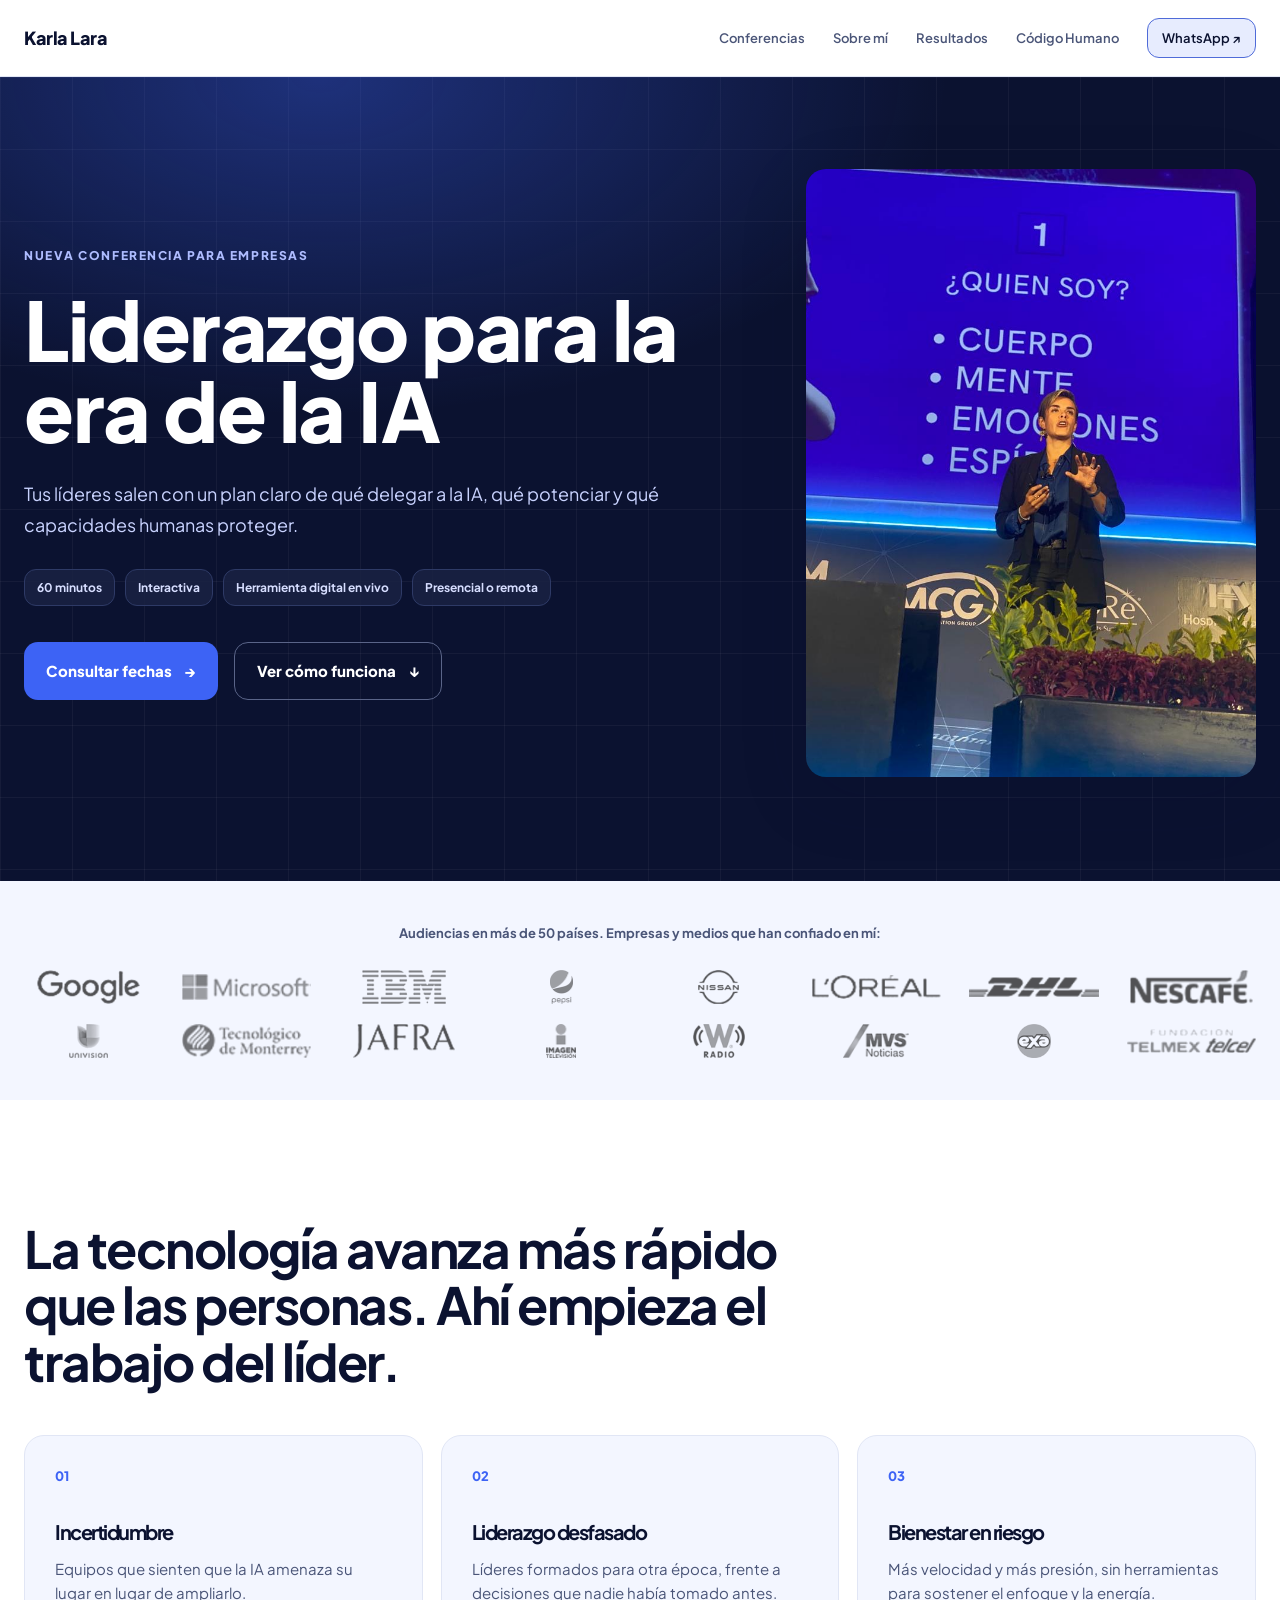
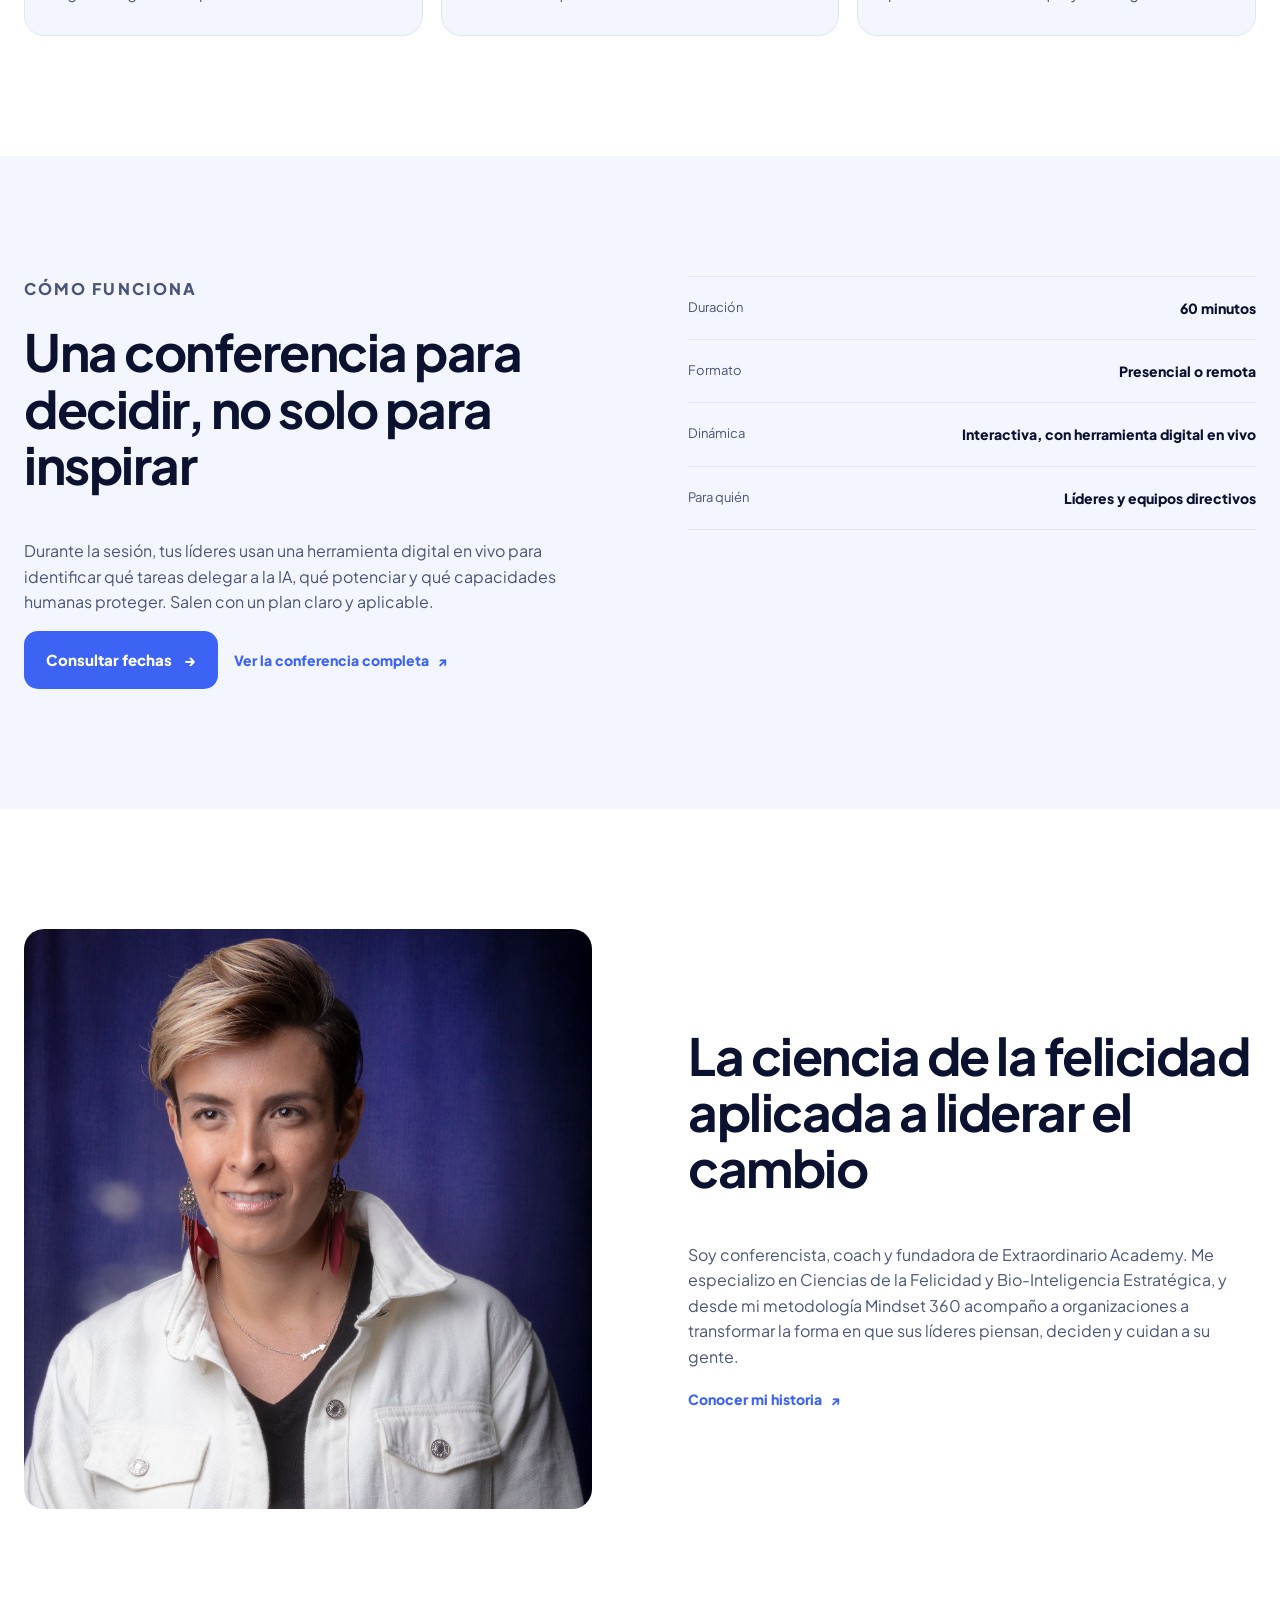
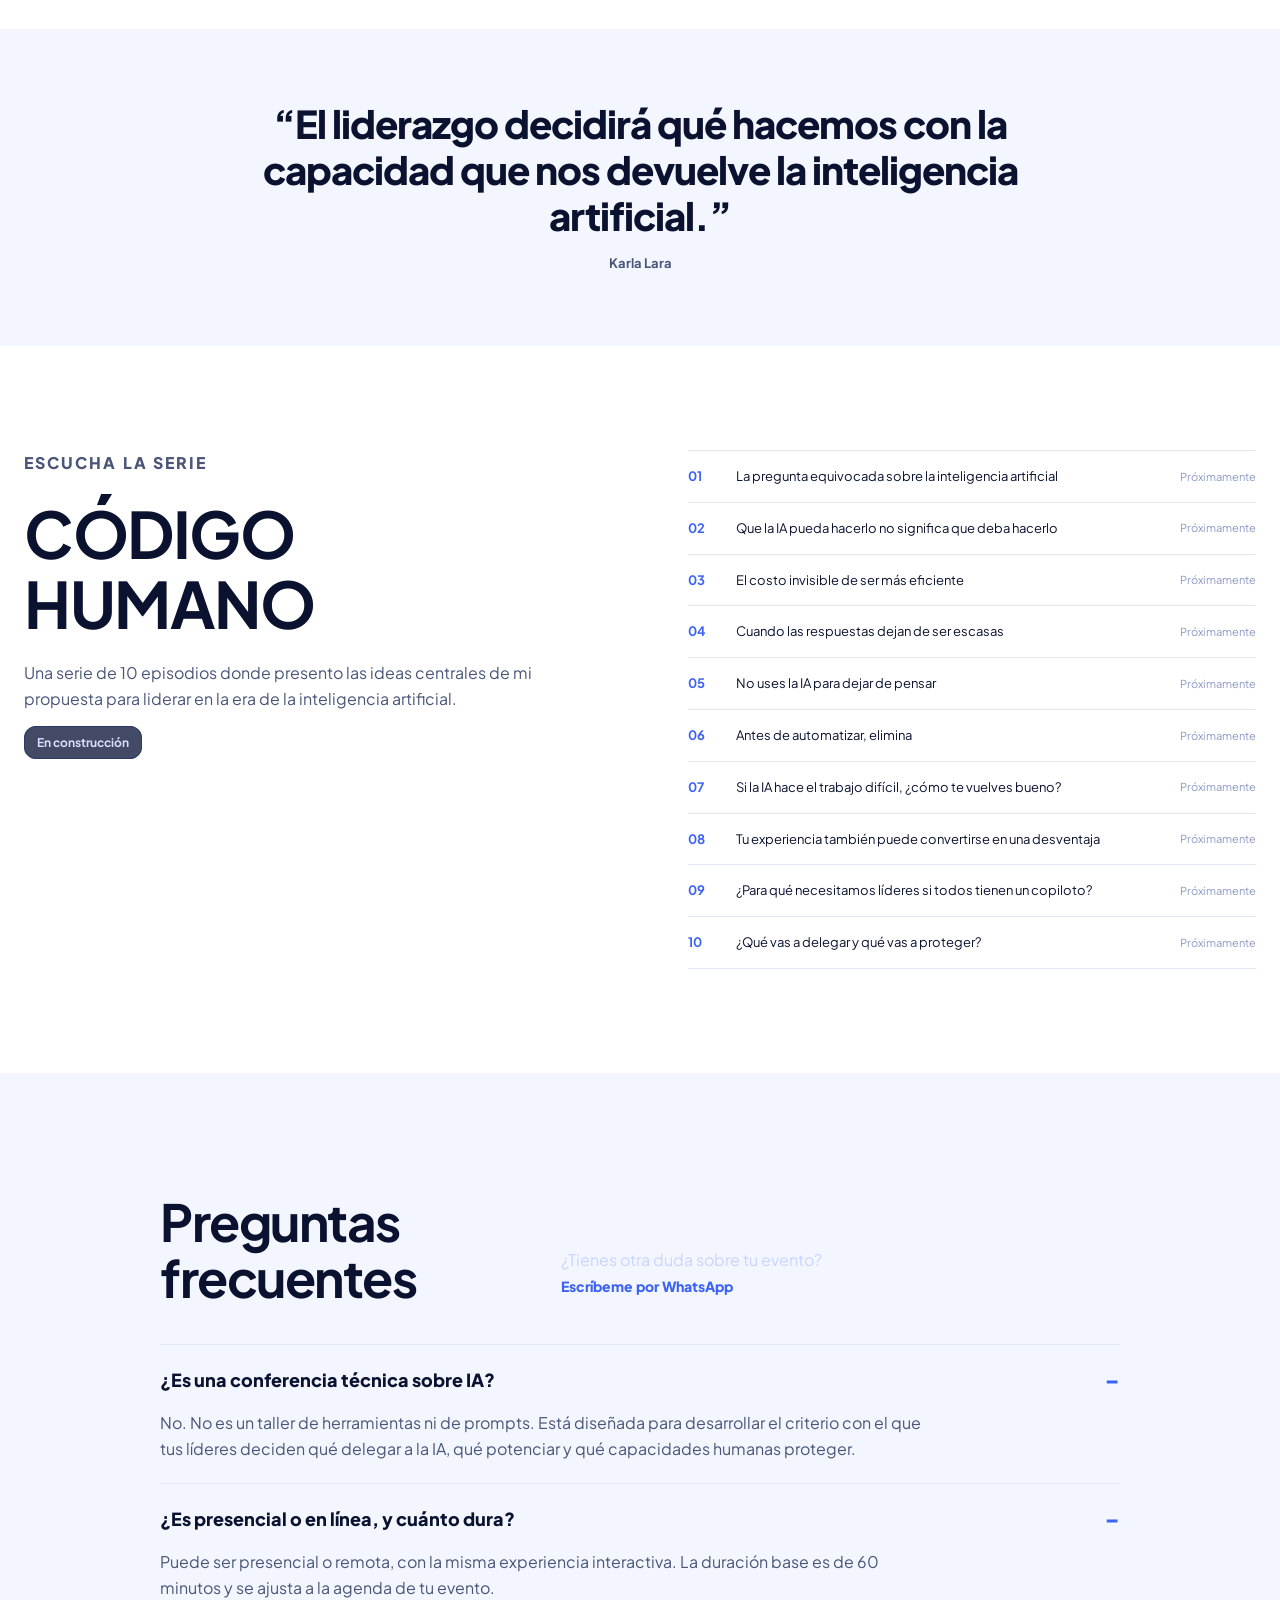
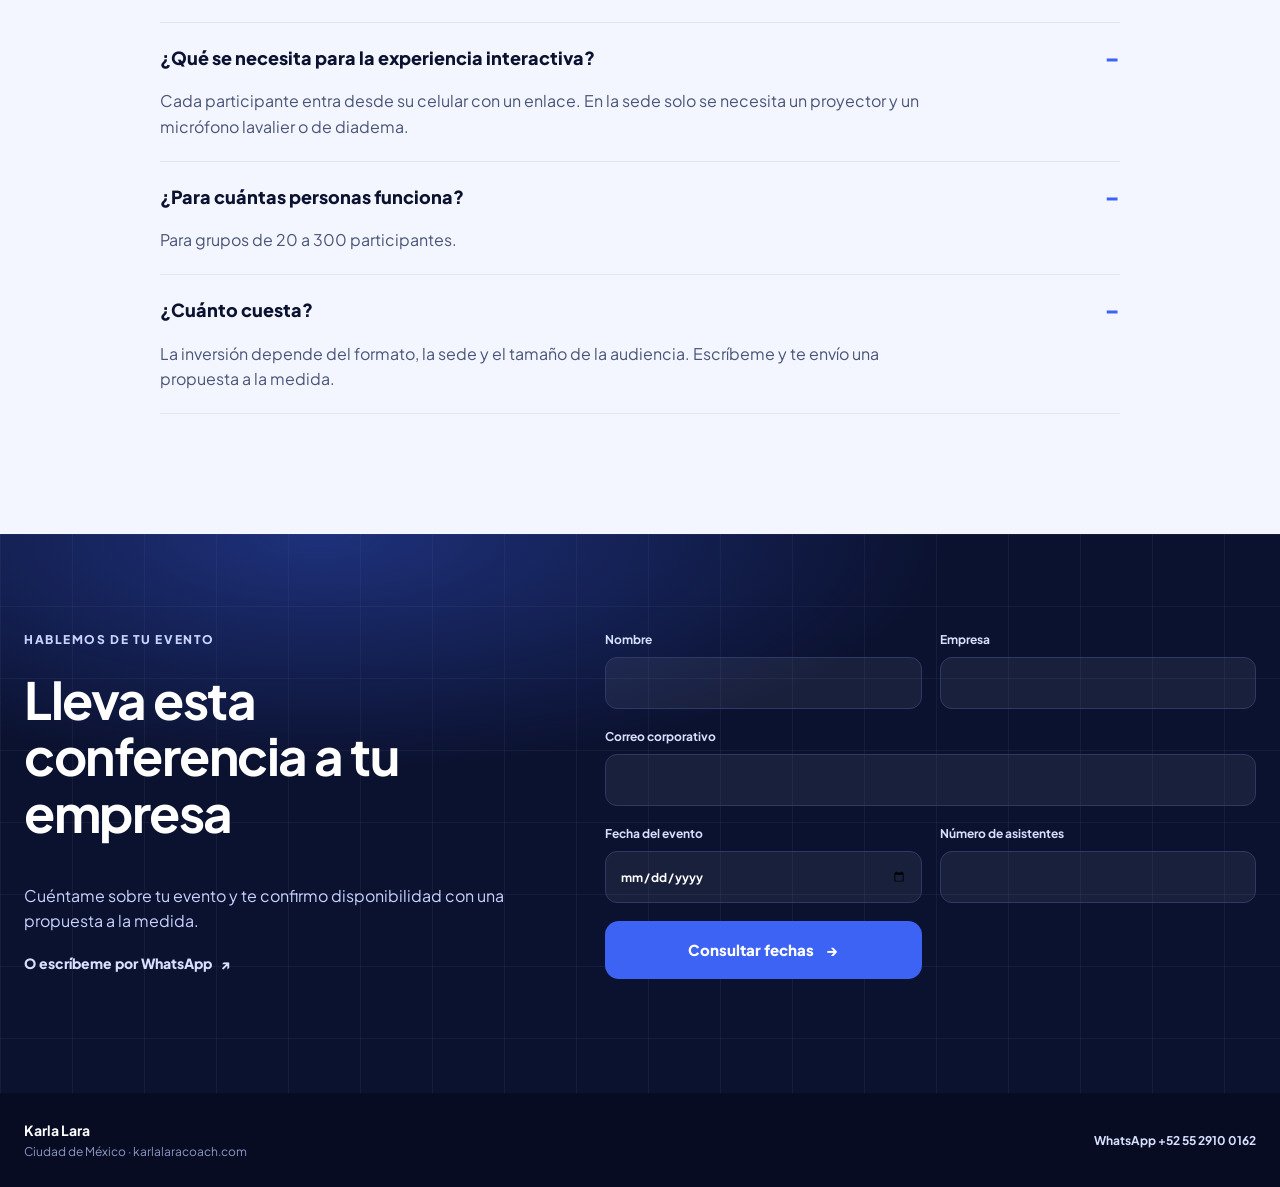
<file: index.html>
<!doctype html>
<html lang="es-MX">
  <head>
    <meta charset="utf-8">
    <meta name="viewport" content="width=device-width, initial-scale=1">
    <meta name="description" content="Karla Lara es conferencista de liderazgo en la era de la inteligencia artificial. Conferencias para empresas que quieren decidir mejor qué delegar, potenciar y proteger.">
    <link rel="canonical" href="https://karlalaracoach.com/">
    <meta property="og:title" content="Karla Lara | Conferencista de liderazgo en la era de la IA">
    <meta property="og:description" content="Una conferencia para decidir, no solo para inspirar.">
    <meta property="og:type" content="website">
    <meta property="og:url" content="https://karlalaracoach.com/">
    <title>Karla Lara | Conferencista de liderazgo en la era de la IA</title>
    <link rel="preconnect" href="https://fonts.googleapis.com">
    <link rel="preconnect" href="https://fonts.gstatic.com" crossorigin>
    <link href="https://fonts.googleapis.com/css2?family=Plus+Jakarta+Sans:wght@400;500;600;700;800&display=swap" rel="stylesheet">
    <link rel="stylesheet" href="styles.css">
    <script type="application/ld+json">
      {
        "@context":"https://schema.org",
        "@type":"Person",
        "name":"Karla Lara",
        "jobTitle":"Conferencista, coach y especialista en comportamiento humano y liderazgo",
        "url":"https://karlalaracoach.com/",
        "sameAs":["https://wa.me/525529100162"]
      }
    </script>
  </head>
  <body>
    <header class="site-header">
      <div class="container nav-wrap">
        <a class="brand" href="index.html" aria-label="Karla Lara, inicio">Karla Lara</a>
        <button class="menu-toggle" type="button" aria-expanded="false" aria-controls="site-nav">Menú</button>
        <nav id="site-nav" class="site-nav" aria-label="Navegación principal">
          <a href="conferencias.html">Conferencias</a>
          <a href="sobre-mi.html">Sobre mí</a>
          <a href="#resultados">Resultados</a>
          <a href="#codigo-humano">Código Humano</a>
          <a class="nav-whatsapp" href="https://wa.me/525529100162?text=Hola%20Karla%2C%20me%20interesa%20la%20conferencia%20Liderazgo%20para%20la%20era%20de%20la%20IA%20para%20mi%20organizaci%C3%B3n." target="_blank" rel="noreferrer">WhatsApp <span aria-hidden="true">↗</span></a>
        </nav>
      </div>
    </header>

    <main>
      <section id="inicio" class="hero section-dark">
        <div class="container hero-grid">
          <div class="hero-copy">
            <p class="eyebrow">Nueva conferencia para empresas</p>
            <h1>Liderazgo para la era de la IA</h1>
            <p class="hero-lede">Tus líderes salen con un plan claro de qué delegar a la IA, qué potenciar y qué capacidades humanas proteger.</p>
            <div class="hero-meta" aria-label="Características de la conferencia">
              <span>60 minutos</span><span>Interactiva</span><span>Herramienta digital en vivo</span><span>Presencial o remota</span>
            </div>
            <div class="button-row">
              <a class="button button-primary" href="#contacto">Consultar fechas <span aria-hidden="true">→</span></a>
              <a class="button button-secondary" href="#conferencia">Ver cómo funciona <span aria-hidden="true">↓</span></a>
            </div>
          </div>
          <figure class="hero-media">
            <img src="fotos/inicio-portada-escenario.jpg" alt="Karla Lara impartiendo una conferencia a una audiencia corporativa" fetchpriority="high">
          </figure>
        </div>
      </section>

      <section id="resultados" class="logo-strip section-light">
        <div class="container">
          <p class="section-kicker">Audiencias en más de 50 países. Empresas y medios que han confiado en mí:</p>
          <div class="logo-grid">
            <img src="logos/logo-google.png" alt="Google"><img src="logos/logo-microsoft.png" alt="Microsoft"><img src="logos/logo-ibm.png" alt="IBM"><img src="logos/logo-pepsi.png" alt="Pepsi"><img src="logos/logo-nissan.png" alt="Nissan"><img src="logos/logo-loreal.png" alt="L'Oréal"><img src="logos/logo-dhl.png" alt="DHL"><img src="logos/logo-nescafe.png" alt="Nescafé"><img src="logos/logo-univision.png" alt="Univision"><img src="logos/logo-tec.png" alt="Tecnológico de Monterrey"><img src="logos/logo-jafra.png" alt="Jafra"><img src="logos/logo-imagen.png" alt="Imagen Televisión"><img src="logos/logo-wradio.png" alt="W Radio"><img src="logos/logo-mvs.png" alt="MVS Noticias"><img src="logos/logo-exa.png" alt="Exa FM"><img src="logos/logo-telmex.png" alt="Fundación Telmex Telcel">
          </div>
        </div>
      </section>

      <section class="section section-white problem-section">
        <div class="container">
          <h2>La tecnología avanza más rápido que las personas. Ahí empieza el trabajo del líder.</h2>
          <div class="three-cards">
            <article class="soft-card"><span class="card-number">01</span><h3>Incertidumbre</h3><p>Equipos que sienten que la IA amenaza su lugar en lugar de ampliarlo.</p></article>
            <article class="soft-card"><span class="card-number">02</span><h3>Liderazgo desfasado</h3><p>Líderes formados para otra época, frente a decisiones que nadie había tomado antes.</p></article>
            <article class="soft-card"><span class="card-number">03</span><h3>Bienestar en riesgo</h3><p>Más velocidad y más presión, sin herramientas para sostener el enfoque y la energía.</p></article>
          </div>
        </div>
      </section>

      <section id="conferencia" class="section section-light conference-preview">
        <div class="container split-grid">
          <div>
            <p class="eyebrow eyebrow-light">Cómo funciona</p>
            <h2>Una conferencia para decidir, no solo para inspirar</h2>
            <p>Durante la sesión, tus líderes usan una herramienta digital en vivo para identificar qué tareas delegar a la IA, qué potenciar y qué capacidades humanas proteger. Salen con un plan claro y aplicable.</p>
            <div class="button-row"><a class="button button-primary" href="#contacto">Consultar fechas <span aria-hidden="true">→</span></a><a class="text-link" href="conferencias.html">Ver la conferencia completa <span aria-hidden="true">↗</span></a></div>
          </div>
          <dl class="detail-list">
            <div><dt>Duración</dt><dd>60 minutos</dd></div><div><dt>Formato</dt><dd>Presencial o remota</dd></div><div><dt>Dinámica</dt><dd>Interactiva, con herramienta digital en vivo</dd></div><div><dt>Para quién</dt><dd>Líderes y equipos directivos</dd></div>
          </dl>
        </div>
      </section>

      <section class="section section-white about-preview">
        <div class="container split-grid align-center">
          <img class="portrait portrait-blue" src="fotos/inicio-sobre-mi-retrato-azul.jpg" alt="Retrato de Karla Lara">
          <div><h2>La ciencia de la felicidad aplicada a liderar el cambio</h2><p>Soy conferencista, coach y fundadora de Extraordinario Academy. Me especializo en Ciencias de la Felicidad y Bio-Inteligencia Estratégica, y desde mi metodología Mindset 360 acompaño a organizaciones a transformar la forma en que sus líderes piensan, deciden y cuidan a su gente.</p><a class="text-link" href="sobre-mi.html">Conocer mi historia <span aria-hidden="true">↗</span></a></div>
        </div>
      </section>

      <section class="quote-band section-light"><div class="container"><p>“El liderazgo decidirá qué hacemos con la capacidad que nos devuelve la inteligencia artificial.”</p><span>Karla Lara</span></div></section>

      <section id="codigo-humano" class="section section-white code-section">
        <div class="container split-grid">
          <div><p class="eyebrow eyebrow-light">Escucha la serie</p><h2>CÓDIGO HUMANO</h2><p>Una serie de 10 episodios donde presento las ideas centrales de mi propuesta para liderar en la era de la inteligencia artificial.</p><span class="status-chip">En construcción</span></div>
          <ol class="episode-list">
            <li><b>01</b><span>La pregunta equivocada sobre la inteligencia artificial</span><em>Próximamente</em></li><li><b>02</b><span>Que la IA pueda hacerlo no significa que deba hacerlo</span><em>Próximamente</em></li><li><b>03</b><span>El costo invisible de ser más eficiente</span><em>Próximamente</em></li><li><b>04</b><span>Cuando las respuestas dejan de ser escasas</span><em>Próximamente</em></li><li><b>05</b><span>No uses la IA para dejar de pensar</span><em>Próximamente</em></li><li><b>06</b><span>Antes de automatizar, elimina</span><em>Próximamente</em></li><li><b>07</b><span>Si la IA hace el trabajo difícil, ¿cómo te vuelves bueno?</span><em>Próximamente</em></li><li><b>08</b><span>Tu experiencia también puede convertirse en una desventaja</span><em>Próximamente</em></li><li><b>09</b><span>¿Para qué necesitamos líderes si todos tienen un copiloto?</span><em>Próximamente</em></li><li><b>10</b><span>¿Qué vas a delegar y qué vas a proteger?</span><em>Próximamente</em></li>
          </ol>
        </div>
      </section>

      <section class="section section-light faq-section"><div class="container narrow"><div class="section-heading"><h2>Preguntas frecuentes</h2><p>¿Tienes otra duda sobre tu evento? <a class="text-link" href="https://wa.me/525529100162" target="_blank" rel="noreferrer">Escríbeme por WhatsApp</a></p></div><div class="faq-list"><details open><summary>¿Es una conferencia técnica sobre IA?</summary><p>No. No es un taller de herramientas ni de prompts. Está diseñada para desarrollar el criterio con el que tus líderes deciden qué delegar a la IA, qué potenciar y qué capacidades humanas proteger.</p></details><details open><summary>¿Es presencial o en línea, y cuánto dura?</summary><p>Puede ser presencial o remota, con la misma experiencia interactiva. La duración base es de 60 minutos y se ajusta a la agenda de tu evento.</p></details><details open><summary>¿Qué se necesita para la experiencia interactiva?</summary><p>Cada participante entra desde su celular con un enlace. En la sede solo se necesita un proyector y un micrófono lavalier o de diadema.</p></details><details open><summary>¿Para cuántas personas funciona?</summary><p>Para grupos de 20 a 300 participantes.</p></details><details open><summary>¿Cuánto cuesta?</summary><p>La inversión depende del formato, la sede y el tamaño de la audiencia. Escríbeme y te envío una propuesta a la medida.</p></details></div></div></section>

      <section id="contacto" class="section section-dark contact-section"><div class="container contact-grid"><div><p class="eyebrow">Hablemos de tu evento</p><h2>Lleva esta conferencia a tu empresa</h2><p>Cuéntame sobre tu evento y te confirmo disponibilidad con una propuesta a la medida.</p><a class="text-link light-link" href="https://wa.me/525529100162?text=Hola%20Karla%2C%20me%20interesa%20la%20conferencia%20Liderazgo%20para%20la%20era%20de%20la%20IA%20para%20mi%20organizaci%C3%B3n." target="_blank" rel="noreferrer">O escríbeme por WhatsApp <span aria-hidden="true">↗</span></a></div><form class="contact-form" data-contact-form><label>Nombre<input name="name" type="text" autocomplete="name" required></label><label>Empresa<input name="company" type="text" autocomplete="organization" required></label><label>Correo corporativo<input name="email" type="email" autocomplete="email" required></label><label>Fecha del evento<input name="date" type="date" required></label><label>Número de asistentes<input name="attendees" type="number" min="1" inputmode="numeric" required></label><button class="button button-primary" type="submit">Consultar fechas <span aria-hidden="true">→</span></button><p class="form-status" role="status" aria-live="polite"></p></form></div></section>
    </main>

    <footer class="site-footer"><div class="container footer-wrap"><p><strong>Karla Lara</strong><br>Ciudad de México · karlalaracoach.com</p><a href="https://wa.me/525529100162" target="_blank" rel="noreferrer">WhatsApp +52 55 2910 0162</a></div></footer>
    <script src="script.js" defer></script>
  </body>
</html>
</file>
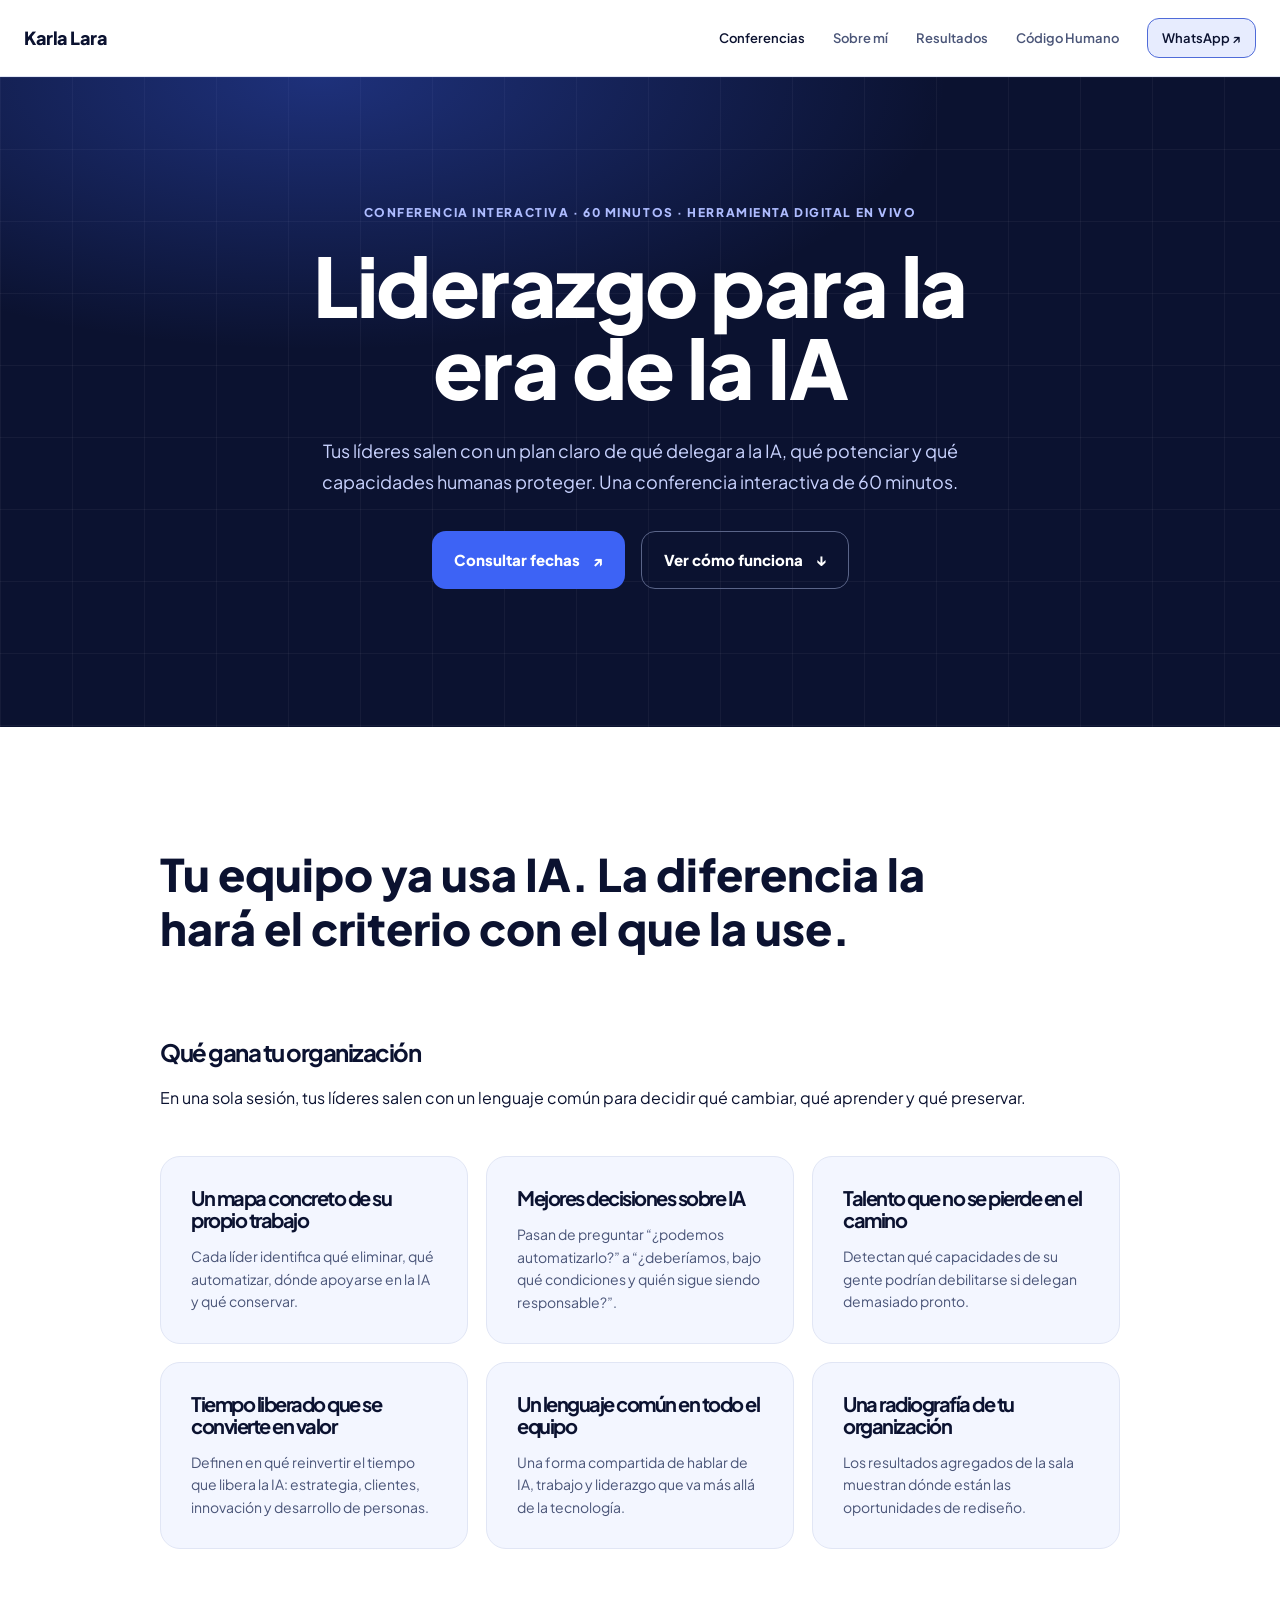
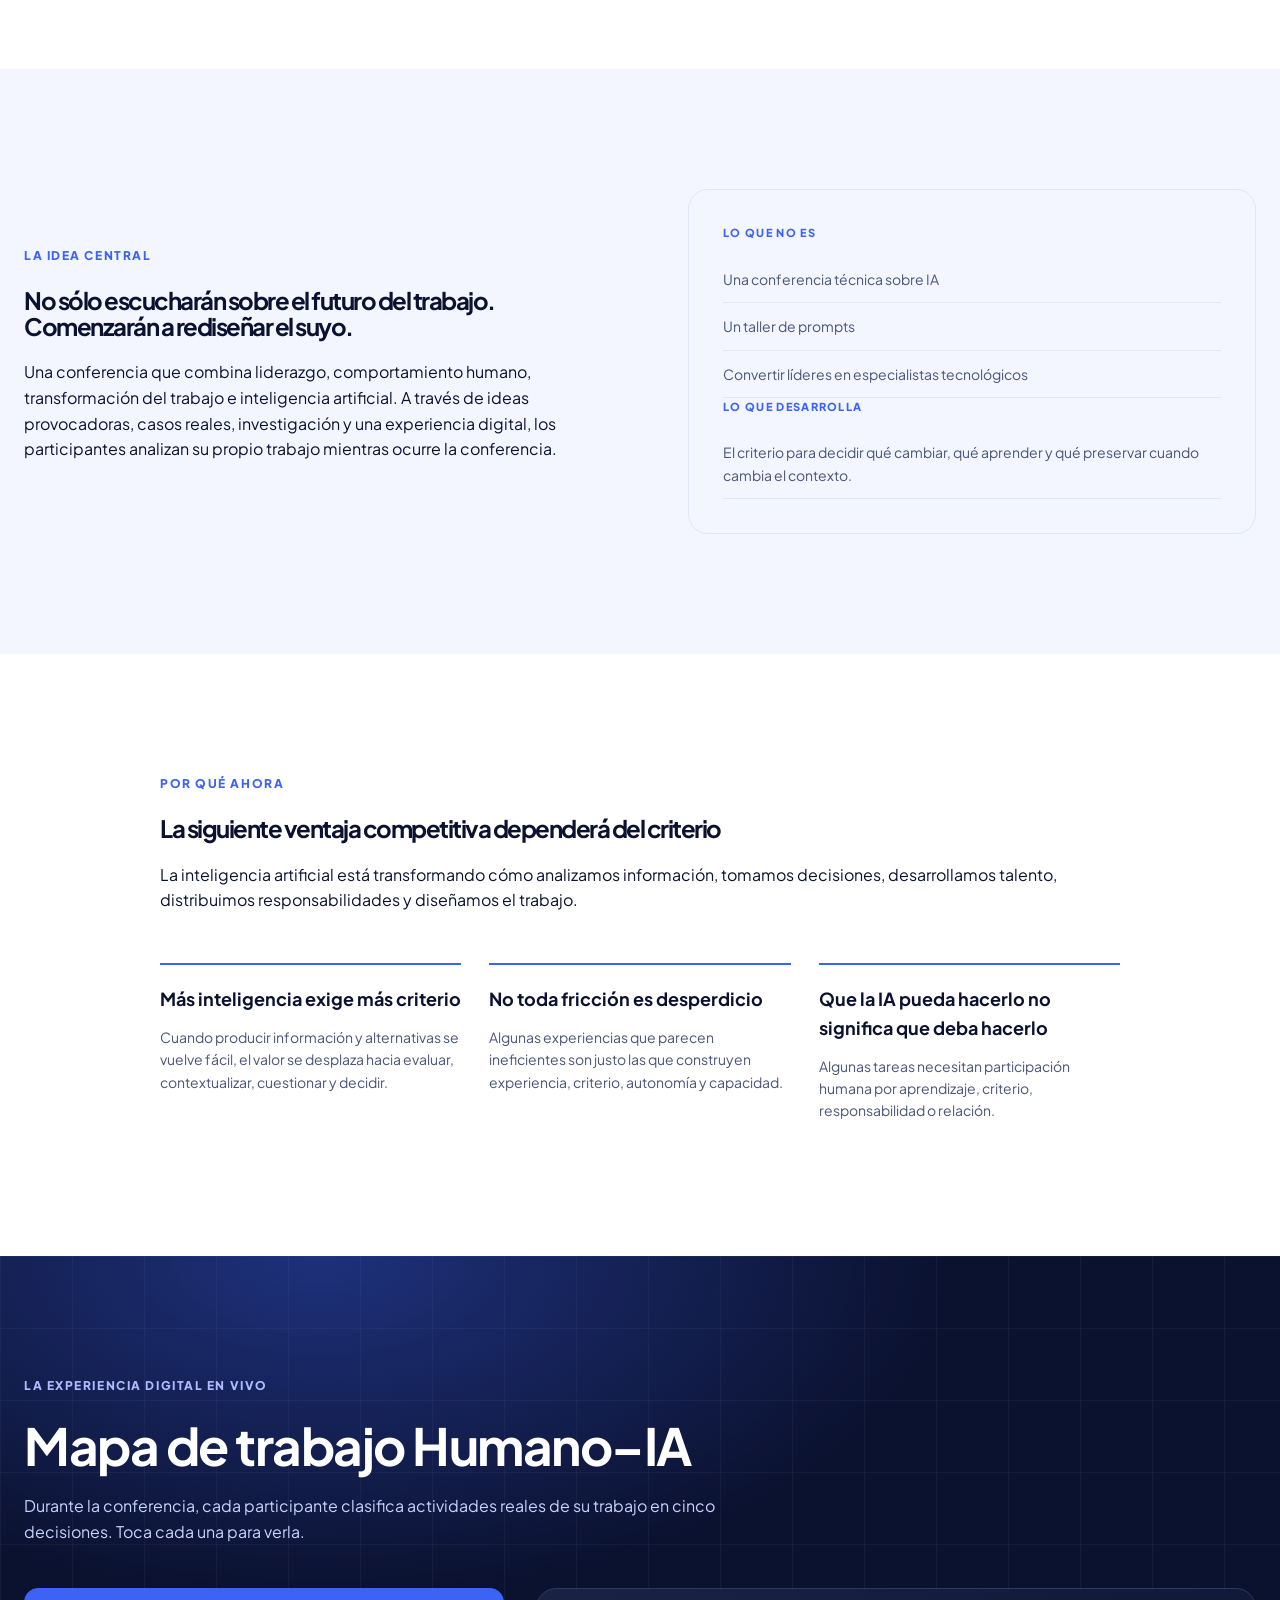
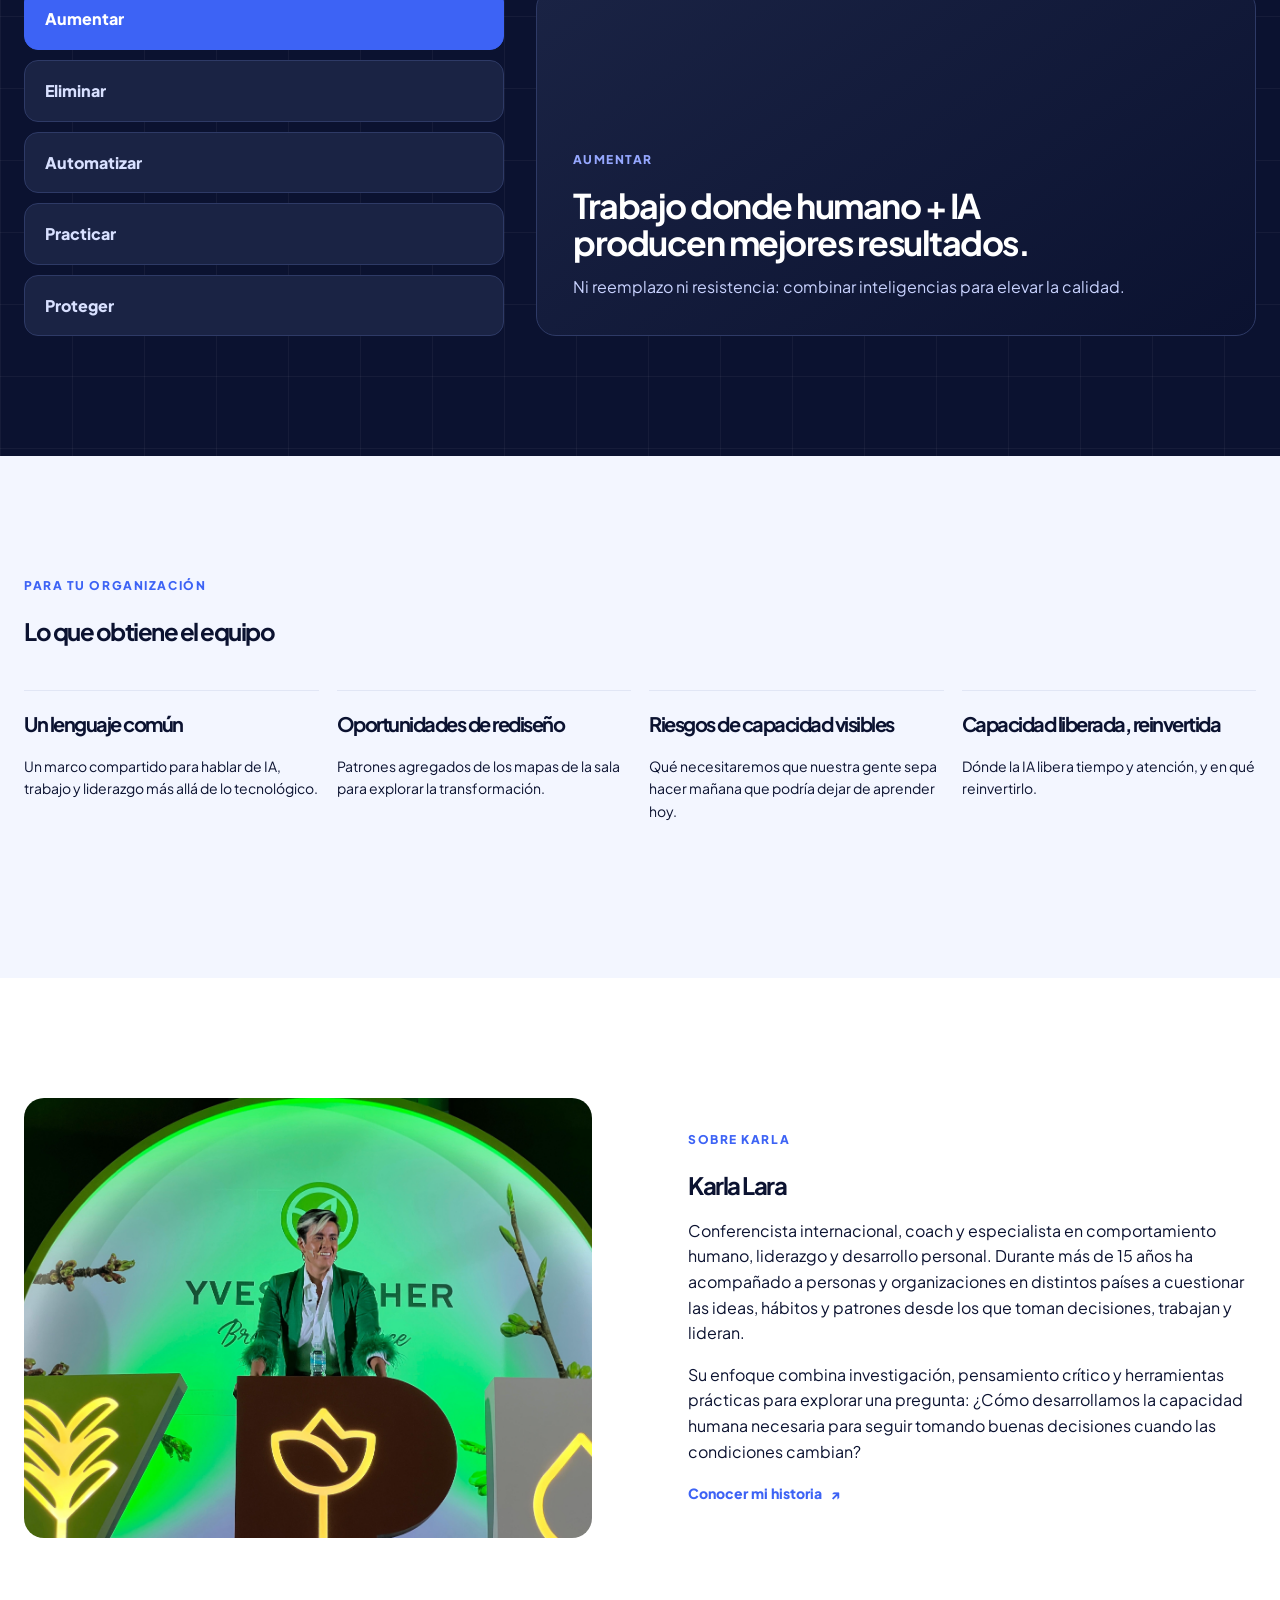
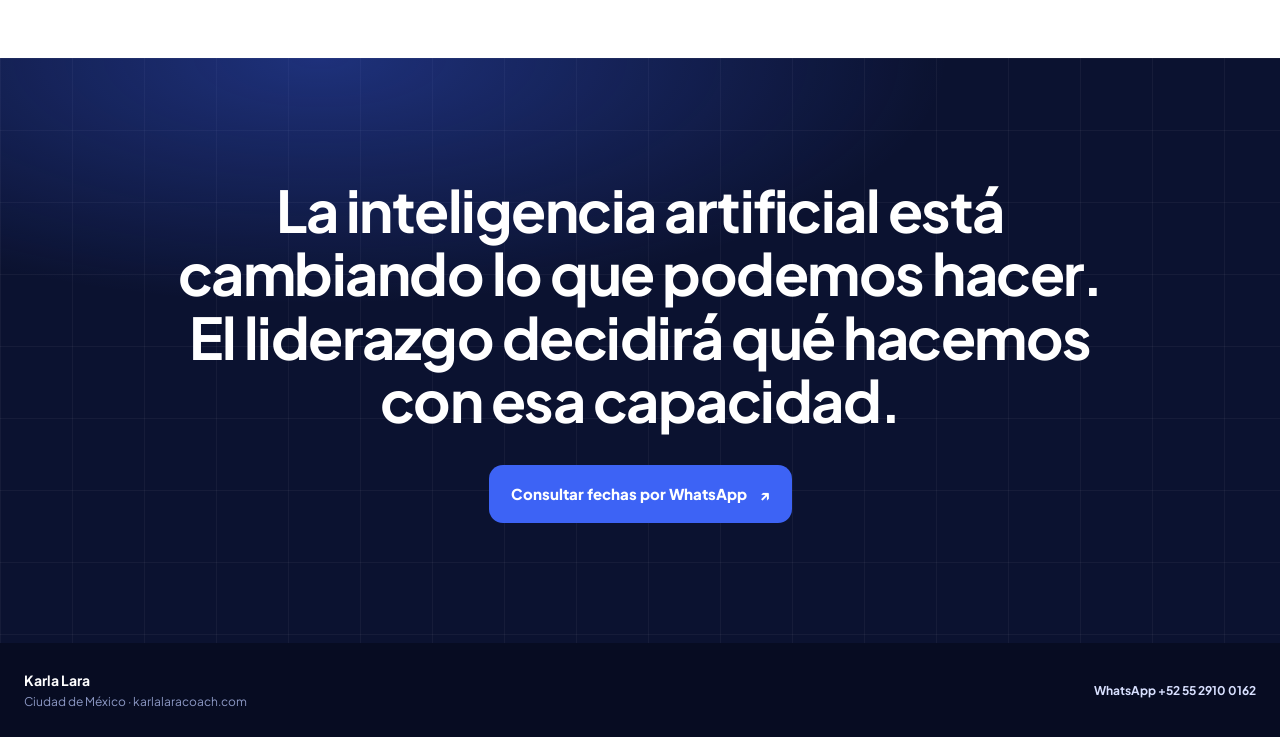
<file: conferencias.html>
<!doctype html>
<html lang="es-MX">
  <head>
    <meta charset="utf-8"><meta name="viewport" content="width=device-width, initial-scale=1"><meta name="description" content="Conferencia Liderazgo para la era de la IA de Karla Lara: una experiencia interactiva para rediseñar el trabajo y liderar con criterio."><link rel="canonical" href="https://karlalaracoach.com/conferencias.html"><title>Conferencia Liderazgo para la era de la IA | Karla Lara</title><link rel="preconnect" href="https://fonts.googleapis.com"><link rel="preconnect" href="https://fonts.gstatic.com" crossorigin><link href="https://fonts.googleapis.com/css2?family=Plus+Jakarta+Sans:wght@400;500;600;700;800&display=swap" rel="stylesheet"><link rel="stylesheet" href="styles.css">
  </head>
  <body>
    <header class="site-header"><div class="container nav-wrap"><a class="brand" href="index.html" aria-label="Karla Lara, inicio">Karla Lara</a><button class="menu-toggle" type="button" aria-expanded="false" aria-controls="site-nav">Menú</button><nav id="site-nav" class="site-nav" aria-label="Navegación principal"><a class="active" href="conferencias.html">Conferencias</a><a href="sobre-mi.html">Sobre mí</a><a href="index.html#resultados">Resultados</a><a href="index.html#codigo-humano">Código Humano</a><a class="nav-whatsapp" href="https://wa.me/525529100162?text=Hola%20Karla%2C%20me%20interesa%20la%20conferencia%20Liderazgo%20para%20la%20era%20de%20la%20IA%20para%20mi%20organizaci%C3%B3n." target="_blank" rel="noreferrer">WhatsApp <span aria-hidden="true">↗</span></a></nav></div></header>
    <main>
      <section class="hero conference-hero section-dark"><div class="container hero-copy conference-hero-copy"><p class="eyebrow">Conferencia interactiva · 60 minutos · Herramienta digital en vivo</p><h1>Liderazgo para la era de la IA</h1><p class="hero-lede">Tus líderes salen con un plan claro de qué delegar a la IA, qué potenciar y qué capacidades humanas proteger. Una conferencia interactiva de 60 minutos.</p><div class="button-row"><a class="button button-primary" href="https://wa.me/525529100162?text=Hola%20Karla%2C%20me%20interesa%20la%20conferencia%20Liderazgo%20para%20la%20era%20de%20la%20IA%20para%20mi%20organizaci%C3%B3n." target="_blank" rel="noreferrer">Consultar fechas <span aria-hidden="true">↗</span></a><a class="button button-secondary" href="#mapa">Ver cómo funciona <span aria-hidden="true">↓</span></a></div></div></section>
      <section class="section section-white"><div class="container narrow"><p class="lead-statement">Tu equipo ya usa IA. La diferencia la hará el criterio con el que la use.</p><h2>Qué gana tu organización</h2><p>En una sola sesión, tus líderes salen con un lenguaje común para decidir qué cambiar, qué aprender y qué preservar.</p><div class="benefit-grid"><article class="soft-card"><h3>Un mapa concreto de su propio trabajo</h3><p>Cada líder identifica qué eliminar, qué automatizar, dónde apoyarse en la IA y qué conservar.</p></article><article class="soft-card"><h3>Mejores decisiones sobre IA</h3><p>Pasan de preguntar “¿podemos automatizarlo?” a “¿deberíamos, bajo qué condiciones y quién sigue siendo responsable?”.</p></article><article class="soft-card"><h3>Talento que no se pierde en el camino</h3><p>Detectan qué capacidades de su gente podrían debilitarse si delegan demasiado pronto.</p></article><article class="soft-card"><h3>Tiempo liberado que se convierte en valor</h3><p>Definen en qué reinvertir el tiempo que libera la IA: estrategia, clientes, innovación y desarrollo de personas.</p></article><article class="soft-card"><h3>Un lenguaje común en todo el equipo</h3><p>Una forma compartida de hablar de IA, trabajo y liderazgo que va más allá de la tecnología.</p></article><article class="soft-card"><h3>Una radiografía de tu organización</h3><p>Los resultados agregados de la sala muestran dónde están las oportunidades de rediseño.</p></article></div></div></section>
      <section class="section section-light"><div class="container split-grid align-center"><div><p class="eyebrow eyebrow-light">La idea central</p><h2>No sólo escucharán sobre el futuro del trabajo. Comenzarán a rediseñar el suyo.</h2><p>Una conferencia que combina liderazgo, comportamiento humano, transformación del trabajo e inteligencia artificial. A través de ideas provocadoras, casos reales, investigación y una experiencia digital, los participantes analizan su propio trabajo mientras ocurre la conferencia.</p></div><div class="not-list"><p class="not-list-title">Lo que no es</p><span>Una conferencia técnica sobre IA</span><span>Un taller de prompts</span><span>Convertir líderes en especialistas tecnológicos</span><p class="not-list-title">Lo que desarrolla</p><span>El criterio para decidir qué cambiar, qué aprender y qué preservar cuando cambia el contexto.</span></div></div></section>
      <section class="section section-white"><div class="container narrow"><p class="eyebrow eyebrow-light">Por qué ahora</p><h2>La siguiente ventaja competitiva dependerá del criterio</h2><p>La inteligencia artificial está transformando cómo analizamos información, tomamos decisiones, desarrollamos talento, distribuimos responsabilidades y diseñamos el trabajo.</p><div class="paradox-grid"><article><b>Más inteligencia exige más criterio</b><p>Cuando producir información y alternativas se vuelve fácil, el valor se desplaza hacia evaluar, contextualizar, cuestionar y decidir.</p></article><article><b>No toda fricción es desperdicio</b><p>Algunas experiencias que parecen ineficientes son justo las que construyen experiencia, criterio, autonomía y capacidad.</p></article><article><b>Que la IA pueda hacerlo no significa que deba hacerlo</b><p>Algunas tareas necesitan participación humana por aprendizaje, criterio, responsabilidad o relación.</p></article></div></div></section>
      <section id="mapa" class="section map-section section-dark"><div class="container"><div class="section-heading"><p class="eyebrow">La experiencia digital en vivo</p><h2>Mapa de trabajo Humano–IA</h2><p>Durante la conferencia, cada participante clasifica actividades reales de su trabajo en cinco decisiones. Toca cada una para verla.</p></div><div class="map-ui"><div class="map-tabs" role="tablist" aria-label="Decisiones del mapa"><button class="map-tab active" type="button" data-map="aumentar" role="tab" aria-selected="true">Aumentar</button><button class="map-tab" type="button" data-map="eliminar" role="tab" aria-selected="false">Eliminar</button><button class="map-tab" type="button" data-map="automatizar" role="tab" aria-selected="false">Automatizar</button><button class="map-tab" type="button" data-map="practicar" role="tab" aria-selected="false">Practicar</button><button class="map-tab" type="button" data-map="proteger" role="tab" aria-selected="false">Proteger</button></div><div class="map-result" data-map-result><span class="map-label">Aumentar</span><h3>Trabajo donde humano + IA producen mejores resultados.</h3><p>Ni reemplazo ni resistencia: combinar inteligencias para elevar la calidad.</p></div></div></div></section>
      <section class="section section-light"><div class="container"><p class="eyebrow eyebrow-light">Para tu organización</p><h2>Lo que obtiene el equipo</h2><div class="benefit-grid compact"><article><h3>Un lenguaje común</h3><p>Un marco compartido para hablar de IA, trabajo y liderazgo más allá de lo tecnológico.</p></article><article><h3>Oportunidades de rediseño</h3><p>Patrones agregados de los mapas de la sala para explorar la transformación.</p></article><article><h3>Riesgos de capacidad visibles</h3><p>Qué necesitaremos que nuestra gente sepa hacer mañana que podría dejar de aprender hoy.</p></article><article><h3>Capacidad liberada, reinvertida</h3><p>Dónde la IA libera tiempo y atención, y en qué reinvertirlo.</p></article></div></div></section>
      <section class="section section-white"><div class="container split-grid align-center"><img class="wide-photo" src="fotos/conferencias-sobre-karla-yves-rocher.jpg" alt="Karla Lara dando una conferencia en un evento corporativo"><div><p class="eyebrow eyebrow-light">Sobre Karla</p><h2>Karla Lara</h2><p>Conferencista internacional, coach y especialista en comportamiento humano, liderazgo y desarrollo personal. Durante más de 15 años ha acompañado a personas y organizaciones en distintos países a cuestionar las ideas, hábitos y patrones desde los que toman decisiones, trabajan y lideran.</p><p>Su enfoque combina investigación, pensamiento crítico y herramientas prácticas para explorar una pregunta: ¿Cómo desarrollamos la capacidad humana necesaria para seguir tomando buenas decisiones cuando las condiciones cambian?</p><a class="text-link" href="sobre-mi.html">Conocer mi historia <span aria-hidden="true">↗</span></a></div></div></section>
      <section class="section section-dark closing-cta"><div class="container narrow"><h2>La inteligencia artificial está cambiando lo que podemos hacer. El liderazgo decidirá qué hacemos con esa capacidad.</h2><a class="button button-primary" href="https://wa.me/525529100162?text=Hola%20Karla%2C%20me%20interesa%20la%20conferencia%20Liderazgo%20para%20la%20era%20de%20la%20IA%20para%20mi%20organizaci%C3%B3n." target="_blank" rel="noreferrer">Consultar fechas por WhatsApp <span aria-hidden="true">↗</span></a></div></section>
    </main><footer class="site-footer"><div class="container footer-wrap"><p><strong>Karla Lara</strong><br>Ciudad de México · karlalaracoach.com</p><a href="https://wa.me/525529100162" target="_blank" rel="noreferrer">WhatsApp +52 55 2910 0162</a></div></footer><script src="script.js" defer></script>
  </body>
</html>
</file>
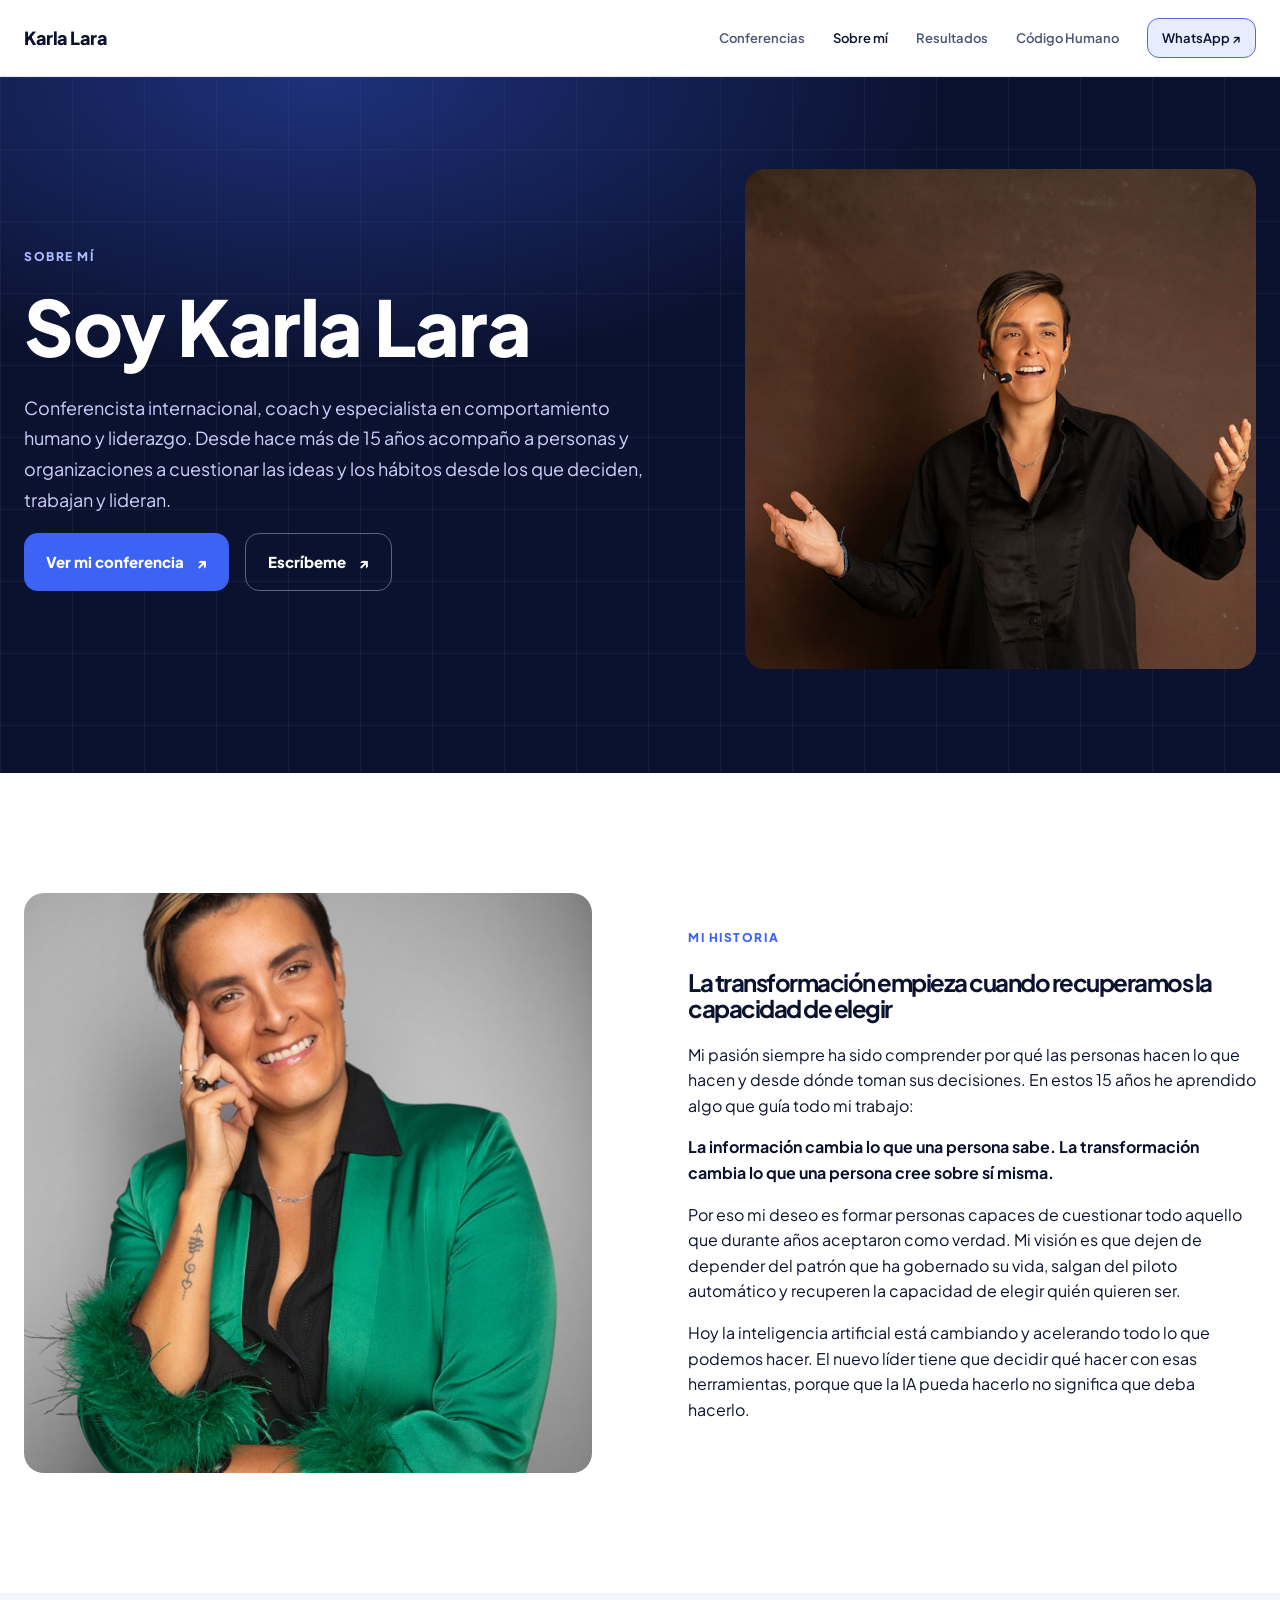
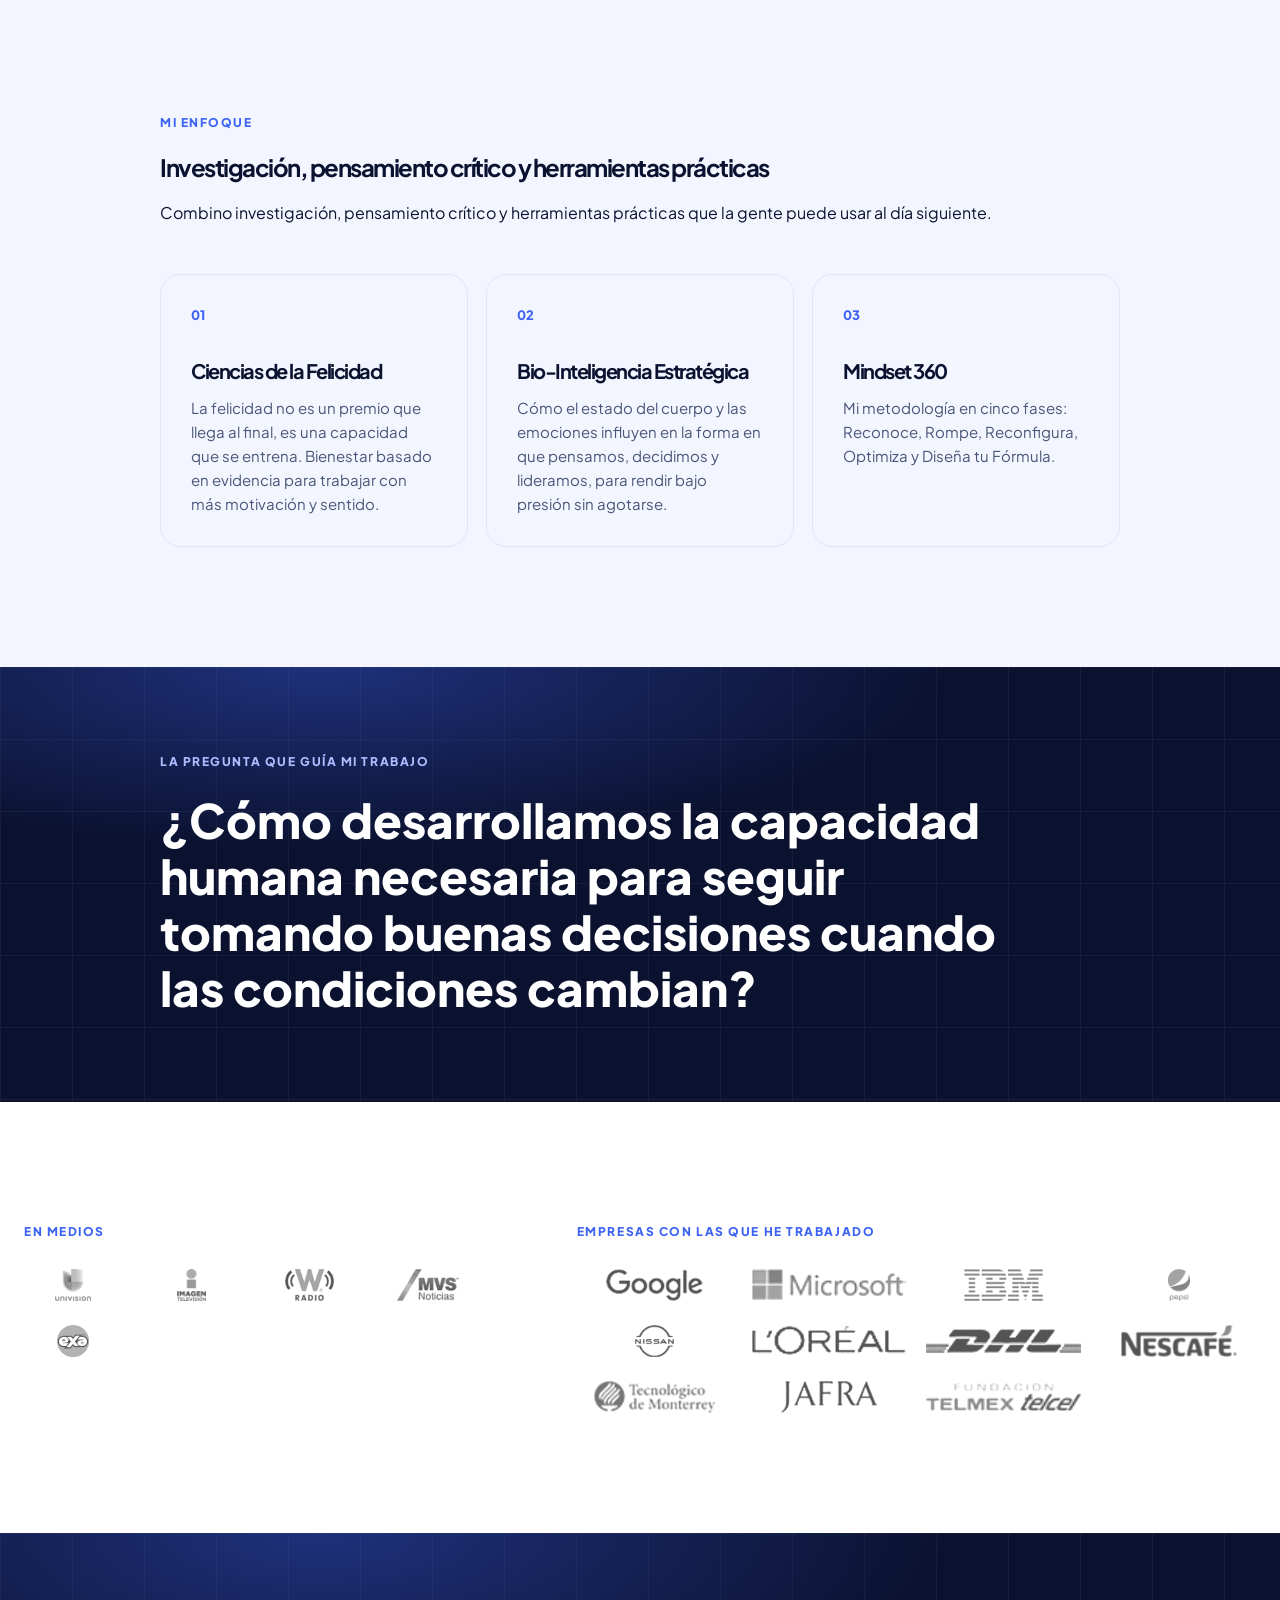
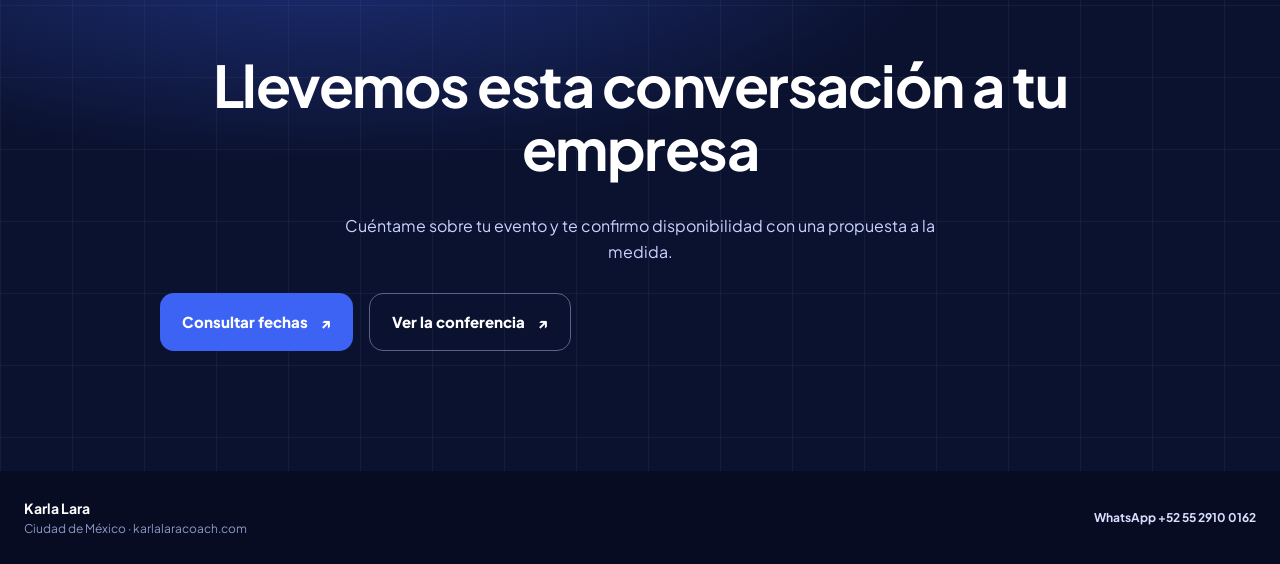
<file: sobre-mi.html>
<!doctype html>
<html lang="es-MX">
  <head>
    <meta charset="utf-8"><meta name="viewport" content="width=device-width, initial-scale=1"><meta name="description" content="Conoce a Karla Lara, conferencista internacional, coach y especialista en comportamiento humano, liderazgo y desarrollo personal."><link rel="canonical" href="https://karlalaracoach.com/sobre-mi.html"><title>Sobre Karla Lara | Conferencista y coach</title><link rel="preconnect" href="https://fonts.googleapis.com"><link rel="preconnect" href="https://fonts.gstatic.com" crossorigin><link href="https://fonts.googleapis.com/css2?family=Plus+Jakarta+Sans:wght@400;500;600;700;800&display=swap" rel="stylesheet"><link rel="stylesheet" href="styles.css">
  </head>
  <body>
    <header class="site-header"><div class="container nav-wrap"><a class="brand" href="index.html" aria-label="Karla Lara, inicio">Karla Lara</a><button class="menu-toggle" type="button" aria-expanded="false" aria-controls="site-nav">Menú</button><nav id="site-nav" class="site-nav" aria-label="Navegación principal"><a href="conferencias.html">Conferencias</a><a class="active" href="sobre-mi.html">Sobre mí</a><a href="index.html#resultados">Resultados</a><a href="index.html#codigo-humano">Código Humano</a><a class="nav-whatsapp" href="https://wa.me/525529100162" target="_blank" rel="noreferrer">WhatsApp <span aria-hidden="true">↗</span></a></nav></div></header>
    <main>
      <section class="hero about-hero section-dark"><div class="container split-grid align-center"><div><p class="eyebrow">Sobre mí</p><h1>Soy Karla Lara</h1><p class="hero-lede">Conferencista internacional, coach y especialista en comportamiento humano y liderazgo. Desde hace más de 15 años acompaño a personas y organizaciones a cuestionar las ideas y los hábitos desde los que deciden, trabajan y lideran.</p><div class="button-row"><a class="button button-primary" href="conferencias.html">Ver mi conferencia <span aria-hidden="true">↗</span></a><a class="button button-secondary" href="https://wa.me/525529100162" target="_blank" rel="noreferrer">Escríbeme <span aria-hidden="true">↗</span></a></div></div><img class="hero-about-image" src="fotos/sobre-mi-portada-estudio.jpg" alt="Karla Lara hablando frente a una audiencia"></div></section>
      <section class="section section-white"><div class="container split-grid align-center"><img class="portrait" src="fotos/sobre-mi-historia-saco-verde.jpg" alt="Retrato de Karla Lara"><div><p class="eyebrow eyebrow-light">Mi historia</p><h2>La transformación empieza cuando recuperamos la capacidad de elegir</h2><p>Mi pasión siempre ha sido comprender por qué las personas hacen lo que hacen y desde dónde toman sus decisiones. En estos 15 años he aprendido algo que guía todo mi trabajo:</p><p><strong>La información cambia lo que una persona sabe. La transformación cambia lo que una persona cree sobre sí misma.</strong></p><p>Por eso mi deseo es formar personas capaces de cuestionar todo aquello que durante años aceptaron como verdad. Mi visión es que dejen de depender del patrón que ha gobernado su vida, salgan del piloto automático y recuperen la capacidad de elegir quién quieren ser.</p><p>Hoy la inteligencia artificial está cambiando y acelerando todo lo que podemos hacer. El nuevo líder tiene que decidir qué hacer con esas herramientas, porque que la IA pueda hacerlo no significa que deba hacerlo.</p></div></div></section>
      <section class="section section-light"><div class="container narrow"><p class="eyebrow eyebrow-light">Mi enfoque</p><h2>Investigación, pensamiento crítico y herramientas prácticas</h2><p>Combino investigación, pensamiento crítico y herramientas prácticas que la gente puede usar al día siguiente.</p><div class="approach-grid"><article class="soft-card"><span class="card-number">01</span><h3>Ciencias de la Felicidad</h3><p>La felicidad no es un premio que llega al final, es una capacidad que se entrena. Bienestar basado en evidencia para trabajar con más motivación y sentido.</p></article><article class="soft-card"><span class="card-number">02</span><h3>Bio-Inteligencia Estratégica</h3><p>Cómo el estado del cuerpo y las emociones influyen en la forma en que pensamos, decidimos y lideramos, para rendir bajo presión sin agotarse.</p></article><article class="soft-card"><span class="card-number">03</span><h3>Mindset 360</h3><p>Mi metodología en cinco fases: Reconoce, Rompe, Reconfigura, Optimiza y Diseña tu Fórmula.</p></article></div></div></section>
      <section class="question-band section-dark"><div class="container narrow"><p class="eyebrow">La pregunta que guía mi trabajo</p><p>¿Cómo desarrollamos la capacidad humana necesaria para seguir tomando buenas decisiones cuando las condiciones cambian?</p></div></section>
      <section class="section section-white media-section"><div class="container"><div class="media-grid"><div><p class="eyebrow eyebrow-light">En medios</p><div class="logo-grid media-logos"><img src="logos/logo-univision.png" alt="Univision"><img src="logos/logo-imagen.png" alt="Imagen Televisión"><img src="logos/logo-wradio.png" alt="W Radio"><img src="logos/logo-mvs.png" alt="MVS Noticias"><img src="logos/logo-exa.png" alt="Exa FM"></div></div><div><p class="eyebrow eyebrow-light">Empresas con las que he trabajado</p><div class="logo-grid media-logos"><img src="logos/logo-google.png" alt="Google"><img src="logos/logo-microsoft.png" alt="Microsoft"><img src="logos/logo-ibm.png" alt="IBM"><img src="logos/logo-pepsi.png" alt="Pepsi"><img src="logos/logo-nissan.png" alt="Nissan"><img src="logos/logo-loreal.png" alt="L'Oréal"><img src="logos/logo-dhl.png" alt="DHL"><img src="logos/logo-nescafe.png" alt="Nescafé"><img src="logos/logo-tec.png" alt="Tecnológico de Monterrey"><img src="logos/logo-jafra.png" alt="Jafra"><img src="logos/logo-telmex.png" alt="Fundación Telmex Telcel"></div></div></div></div></section>
      <section class="section section-dark closing-cta"><div class="container narrow"><h2>Llevemos esta conversación a tu empresa</h2><p>Cuéntame sobre tu evento y te confirmo disponibilidad con una propuesta a la medida.</p><div class="button-row"><a class="button button-primary" href="https://wa.me/525529100162" target="_blank" rel="noreferrer">Consultar fechas <span aria-hidden="true">↗</span></a><a class="button button-secondary" href="conferencias.html">Ver la conferencia <span aria-hidden="true">↗</span></a></div></div></section>
    </main><footer class="site-footer"><div class="container footer-wrap"><p><strong>Karla Lara</strong><br>Ciudad de México · karlalaracoach.com</p><a href="https://wa.me/525529100162" target="_blank" rel="noreferrer">WhatsApp +52 55 2910 0162</a></div></footer><script src="script.js" defer></script>
  </body>
</html>
</file>
<file: styles.css>
:root{--blue:#3d63f5;--night:#0b1230;--footer:#070c22;--muted:#4a5578;--muted-dark:#c9d3ff;--tertiary:#8c98c4;--pale:#f3f6ff;--line:#e1e6f5;--dark-card:#1a2344;--dark-line:#2e3a66;--white:#fff;--human-purple:#6a3fc4;--human-orange:#e8a04a;--human-brown:#a6560a;--shadow:0 20px 70px rgba(11,18,48,.13)}
*{box-sizing:border-box}html{scroll-behavior:smooth}body{margin:0;color:var(--night);font-family:'Plus Jakarta Sans',system-ui,sans-serif;font-size:16px;line-height:1.6}img{display:block;max-width:100%}a{color:inherit;text-decoration:none}button,input{font:inherit}.container{width:min(1248px,calc(100% - 48px));margin:0 auto}.narrow{max-width:960px}.site-header{position:sticky;top:0;z-index:10;background:rgba(255,255,255,.96);border-bottom:1px solid var(--line);backdrop-filter:blur(12px)}.nav-wrap{min-height:76px;display:flex;align-items:center;justify-content:space-between;gap:24px}.brand{font-size:18px;font-weight:800;letter-spacing:-.5px}.site-nav{display:flex;align-items:center;gap:28px;font-size:13px;font-weight:600;color:var(--muted)}.site-nav a{transition:color .2s ease}.site-nav a:hover,.site-nav a.active{color:var(--night)}.nav-whatsapp{color:var(--night)!important;background:rgba(61,99,245,.12);border:1px solid #4f6bd8;border-radius:12px;padding:9px 14px}.menu-toggle{display:none;border:1px solid var(--line);background:#fff;border-radius:10px;padding:8px 12px;color:var(--night);font-weight:700}.section{padding:120px 0}.section-dark{color:var(--white);background-color:var(--night);background-image:radial-gradient(ellipse 70% 60% at 25% 0%,rgba(61,99,245,.38),rgba(61,99,245,0) 70%),linear-gradient(rgba(255,255,255,.045) 1px,transparent 1px),linear-gradient(90deg,rgba(255,255,255,.045) 1px,transparent 1px);background-size:auto,72px 72px,72px 72px}.section-white{background:var(--white)}.section-light{background:var(--pale)}.hero{padding:92px 0 104px;min-height:650px;display:flex;align-items:center}.hero-grid{display:grid;grid-template-columns:1.05fr .75fr;align-items:center;gap:96px}.hero-copy{max-width:680px}.eyebrow{margin:0 0 22px;color:#aebcff;text-transform:uppercase;font-size:12px;font-weight:800;letter-spacing:.13em}.eyebrow-light{color:var(--blue)}h1,h2,h3,p{margin-top:0}h1,h2,h3{letter-spacing:-1.5px;line-height:1.1}h1{max-width:720px;margin-bottom:28px;font-size:clamp(48px,6.4vw,92px);font-weight:800;line-height:1}.hero-lede{max-width:640px;color:var(--muted-dark);font-size:18px;line-height:1.7}.hero-meta{display:flex;flex-wrap:wrap;gap:10px;margin:28px 0 36px}.hero-meta span,.status-chip{padding:8px 12px;border:1px solid var(--dark-line);border-radius:12px;background:rgba(26,35,68,.82);color:#d7deff;font-size:12px;font-weight:700}.hero-media{margin:0;justify-self:end;width:min(100%,450px);aspect-ratio:.74;overflow:hidden;border-radius:20px;box-shadow:var(--shadow)}.hero-media img{width:100%;height:100%;object-fit:cover}.button-row{display:flex;align-items:center;flex-wrap:wrap;gap:16px}.button{display:inline-flex;align-items:center;justify-content:center;gap:12px;min-height:58px;border-radius:14px;padding:14px 22px;font-size:15px;font-weight:800;transition:transform .2s ease,background .2s ease}.button:hover{transform:translateY(-2px)}.button-primary{background:var(--blue);color:#fff}.button-primary:hover{background:#2b4cda}.button-secondary{border:1.5px solid #5a6488;color:#fff;background:transparent}.text-link{display:inline-flex;align-items:center;gap:8px;color:var(--blue);font-size:14px;font-weight:800}.light-link{color:#d8e0ff}.logo-strip{padding:42px 0}.section-kicker{margin-bottom:26px;color:var(--muted);font-size:13px;font-weight:700;text-align:center}.logo-grid{display:grid;grid-template-columns:repeat(8,1fr);align-items:center;gap:20px 28px}.logo-grid img{width:100%;height:34px;object-fit:contain;filter:grayscale(1);opacity:.72}.problem-section h2,.conference-preview h2,.about-preview h2,.code-section h2,.faq-section h2{max-width:760px;margin-bottom:46px;font-size:clamp(32px,4vw,52px)}.three-cards,.benefit-grid,.approach-grid{display:grid;grid-template-columns:repeat(3,1fr);gap:18px}.soft-card{padding:30px;border:1px solid var(--line);border-radius:20px;background:var(--pale)}.soft-card h3{margin-bottom:14px;font-size:20px}.soft-card p{margin-bottom:0;color:var(--muted);font-size:15px}.card-number{display:block;margin-bottom:34px;color:var(--blue);font-weight:800;font-size:13px}.split-grid{display:grid;grid-template-columns:1fr 1fr;gap:96px;align-items:start}.align-center{align-items:center}.conference-preview p,.about-preview p,.code-section p,.faq-section p{color:var(--muted);font-size:16px}.detail-list{margin:0;border-top:1px solid var(--line)}.detail-list div{display:flex;justify-content:space-between;gap:18px;padding:20px 0;border-bottom:1px solid var(--line)}.detail-list dt{color:var(--muted);font-size:13px}.detail-list dd{margin:0;text-align:right;font-size:14px;font-weight:800}.portrait{width:100%;max-height:580px;object-fit:cover;border-radius:20px}.portrait-blue{aspect-ratio:.94;object-position:center 20%}.quote-band{padding:72px 0}.quote-band p{max-width:930px;margin:0 auto 14px;text-align:center;color:var(--night);font-size:clamp(25px,3vw,40px);font-weight:800;line-height:1.2;letter-spacing:-1px}.quote-band span{display:block;text-align:center;color:var(--muted);font-size:13px;font-weight:700}.code-section{padding-top:104px;padding-bottom:104px}.code-section h2{font-size:clamp(42px,5vw,68px);margin-bottom:22px}.episode-list{list-style:none;padding:0;margin:0;border-top:1px solid var(--line)}.episode-list li{display:grid;grid-template-columns:36px 1fr auto;gap:12px;align-items:center;padding:15px 0;border-bottom:1px solid var(--line);font-size:13px}.episode-list b{color:var(--blue)}.episode-list em{color:var(--tertiary);font-size:11px;font-style:normal}.faq-section .section-heading{display:flex;justify-content:space-between;align-items:end;gap:32px;margin-bottom:38px}.faq-section .section-heading h2{margin-bottom:0}.faq-section .section-heading p{margin-bottom:7px}.faq-list details{padding:21px 0;border-top:1px solid var(--line)}.faq-list details:last-child{border-bottom:1px solid var(--line)}.faq-list summary{cursor:pointer;list-style:none;font-weight:800;font-size:18px}.faq-list summary::-webkit-details-marker{display:none}.faq-list summary:after{float:right;content:'+';color:var(--blue);font-size:24px;line-height:1}.faq-list details[open] summary:after{content:'−'}.faq-list details p{max-width:780px;margin:16px 0 0}.contact-section{padding:96px 0}.contact-grid{display:grid;grid-template-columns:.85fr 1.15fr;gap:100px;align-items:start}.contact-section h2{max-width:560px;font-size:clamp(36px,4vw,56px)}.contact-section p{color:var(--muted-dark)}.contact-form{display:grid;grid-template-columns:1fr 1fr;gap:18px}.contact-form label{display:grid;gap:8px;color:#d8e0ff;font-size:12px;font-weight:700}.contact-form label:nth-of-type(3){grid-column:1 / -1}.contact-form input{width:100%;height:52px;padding:10px 14px;border:1px solid var(--dark-line);border-radius:12px;background:rgba(255,255,255,.06);color:#fff;outline:none}.contact-form input:focus{border-color:#7d94ff;box-shadow:0 0 0 3px rgba(61,99,245,.28)}.contact-form .button{border:0;cursor:pointer}.form-status{grid-column:1 / -1;margin:0;font-size:12px!important;color:#b8c5ff!important;opacity:0;transition:opacity .2s}.form-status.is-visible{opacity:1}.site-footer{padding:26px 0;background:var(--footer);color:#d8e0ff}.footer-wrap{display:flex;justify-content:space-between;align-items:center;gap:24px;font-size:12px}.footer-wrap p{margin:0;color:var(--tertiary)}.footer-wrap strong{color:#fff;font-size:14px}.footer-wrap a{font-weight:700}.conference-hero{min-height:650px}.conference-hero-copy{margin:0 auto;text-align:center}.conference-hero-copy .hero-lede{margin:0 auto 34px}.conference-hero-copy .button-row{justify-content:center}.lead-statement{max-width:860px;color:var(--night)!important;font-size:clamp(26px,3.5vw,48px)!important;font-weight:800;line-height:1.2;margin-bottom:84px}.benefit-grid{grid-template-columns:repeat(3,1fr);margin-top:46px}.benefit-grid.compact{grid-template-columns:repeat(4,1fr)}.benefit-grid article:not(.soft-card){padding:22px 0;border-top:1px solid var(--line)}.benefit-grid article h3{font-size:20px}.benefit-grid article p{font-size:14px}.not-list{padding:34px;border:1px solid var(--line);border-radius:20px}.not-list-title{margin:0 0 14px;color:var(--blue)!important;text-transform:uppercase;font-size:11px!important;letter-spacing:.12em;font-weight:800}.not-list span{display:block;padding:12px 0;border-bottom:1px solid var(--line);color:var(--muted);font-size:14px}.paradox-grid{display:grid;grid-template-columns:repeat(3,1fr);gap:28px;margin-top:50px}.paradox-grid article{padding-top:20px;border-top:2px solid var(--blue)}.paradox-grid b{font-size:18px}.paradox-grid p{margin-top:12px;color:var(--muted);font-size:14px}.map-section{overflow:hidden}.section-heading{max-width:720px;margin-bottom:44px}.section-heading h2{margin-bottom:20px;font-size:clamp(34px,4vw,54px)}.section-heading>p:last-child{color:var(--muted-dark)}.map-ui{display:grid;grid-template-columns:.8fr 1.2fr;gap:32px;align-items:stretch}.map-tabs{display:grid;gap:10px}.map-tab{padding:17px 20px;border:1px solid var(--dark-line);border-radius:14px;background:var(--dark-card);color:#d8e0ff;text-align:left;font-weight:800;cursor:pointer}.map-tab.active{border-color:var(--blue);background:var(--blue);color:#fff}.map-result{display:flex;min-height:300px;flex-direction:column;justify-content:end;padding:36px;border:1px solid var(--dark-line);border-radius:20px;background:linear-gradient(145deg,#1a2344,#0b1230)}.map-label{color:#96a8ff;text-transform:uppercase;font-size:12px;font-weight:800;letter-spacing:.12em}.map-result h3{max-width:520px;margin:18px 0 12px;font-size:34px}.map-result p{margin:0;color:var(--muted-dark)}.wide-photo{width:100%;height:440px;object-fit:cover;border-radius:20px}.closing-cta{text-align:center}.closing-cta h2{max-width:950px;margin:0 auto 34px;font-size:clamp(34px,4.5vw,58px)}.closing-cta p{max-width:640px;margin:0 auto 28px;color:var(--muted-dark)}.about-hero .split-grid{grid-template-columns:1.1fr .9fr}.hero-about-image{width:100%;height:500px;object-fit:cover;border-radius:20px}.about-hero h1{font-size:clamp(48px,6vw,88px)}.approach-grid{grid-template-columns:repeat(3,1fr);margin-top:48px}.question-band{padding:85px 0}.question-band p:last-child{max-width:850px;margin:0;font-size:clamp(28px,3.7vw,52px);font-weight:800;line-height:1.18}.media-grid{display:grid;grid-template-columns:.8fr 1.2fr;gap:100px}.media-logos{grid-template-columns:repeat(4,1fr);gap:24px 20px;margin-top:28px}.media-logos img{height:32px}
@media (max-width: 900px){.container{width:min(100% - 40px,680px)}.nav-wrap{min-height:68px}.menu-toggle{display:block}.site-nav{position:absolute;top:68px;left:20px;right:20px;display:none;flex-direction:column;align-items:stretch;gap:0;padding:12px;border:1px solid var(--line);border-radius:16px;background:#fff;box-shadow:var(--shadow)}.site-nav.is-open{display:flex}.site-nav a{padding:13px 12px;border-bottom:1px solid var(--line)}.site-nav a:last-child{border-bottom:0}.hero{padding:64px 0 72px;min-height:0}.hero-grid,.split-grid,.contact-grid,.media-grid,.about-hero .split-grid{grid-template-columns:1fr;gap:44px}.hero-media,.hero-about-image{justify-self:stretch;width:100%;height:480px;aspect-ratio:auto}.section{padding:72px 0}.logo-grid{grid-template-columns:repeat(4,1fr);gap:22px 14px}.three-cards,.benefit-grid,.approach-grid,.paradox-grid,.benefit-grid.compact{grid-template-columns:1fr 1fr}.faq-section .section-heading{display:block}.faq-section .section-heading h2{margin-bottom:16px}.contact-grid{gap:40px}.map-ui{grid-template-columns:1fr}.wide-photo{height:380px}}
@media (max-width: 560px){.container{width:calc(100% - 40px)}.site-header{position:sticky}.brand{font-size:17px}.hero{padding-top:52px}.hero h1{font-size:48px;letter-spacing:-1.5px}.hero-lede{font-size:16px}.hero-meta{gap:8px;margin:24px 0 30px}.hero-meta span{font-size:11px}.button{width:100%;min-height:56px}.button-row{align-items:stretch;flex-direction:column}.hero-media,.hero-about-image{height:410px}.logo-strip{padding:34px 0}.logo-grid{grid-template-columns:repeat(2,1fr)}.section{padding:64px 0}.problem-section h2,.conference-preview h2,.about-preview h2,.code-section h2,.faq-section h2{margin-bottom:34px;font-size:32px}.three-cards,.benefit-grid,.approach-grid,.paradox-grid,.benefit-grid.compact{grid-template-columns:1fr}.soft-card{padding:24px}.card-number{margin-bottom:24px}.split-grid{gap:32px}.detail-list div{display:block}.detail-list dd{text-align:left;margin-top:3px}.episode-list li{grid-template-columns:28px 1fr}.episode-list em{grid-column:2}.quote-band{padding:58px 0}.quote-band p{font-size:28px}.contact-form{grid-template-columns:1fr}.contact-form label:nth-of-type(3){grid-column:auto}.form-status{grid-column:auto}.footer-wrap{display:block}.footer-wrap a{display:inline-block;margin-top:14px}.conference-hero-copy{text-align:left}.conference-hero-copy .button-row{align-items:stretch}.conference-hero-copy .button-row .button{width:100%}.lead-statement{margin-bottom:54px;font-size:29px!important}.map-result{min-height:250px;padding:28px}.map-result h3{font-size:28px}.wide-photo{height:350px}.question-band{padding:68px 0}.question-band p:last-child{font-size:32px}.media-grid{gap:48px}.media-logos{grid-template-columns:repeat(2,1fr)}.closing-cta .button-row{margin-top:28px}}
</file>
